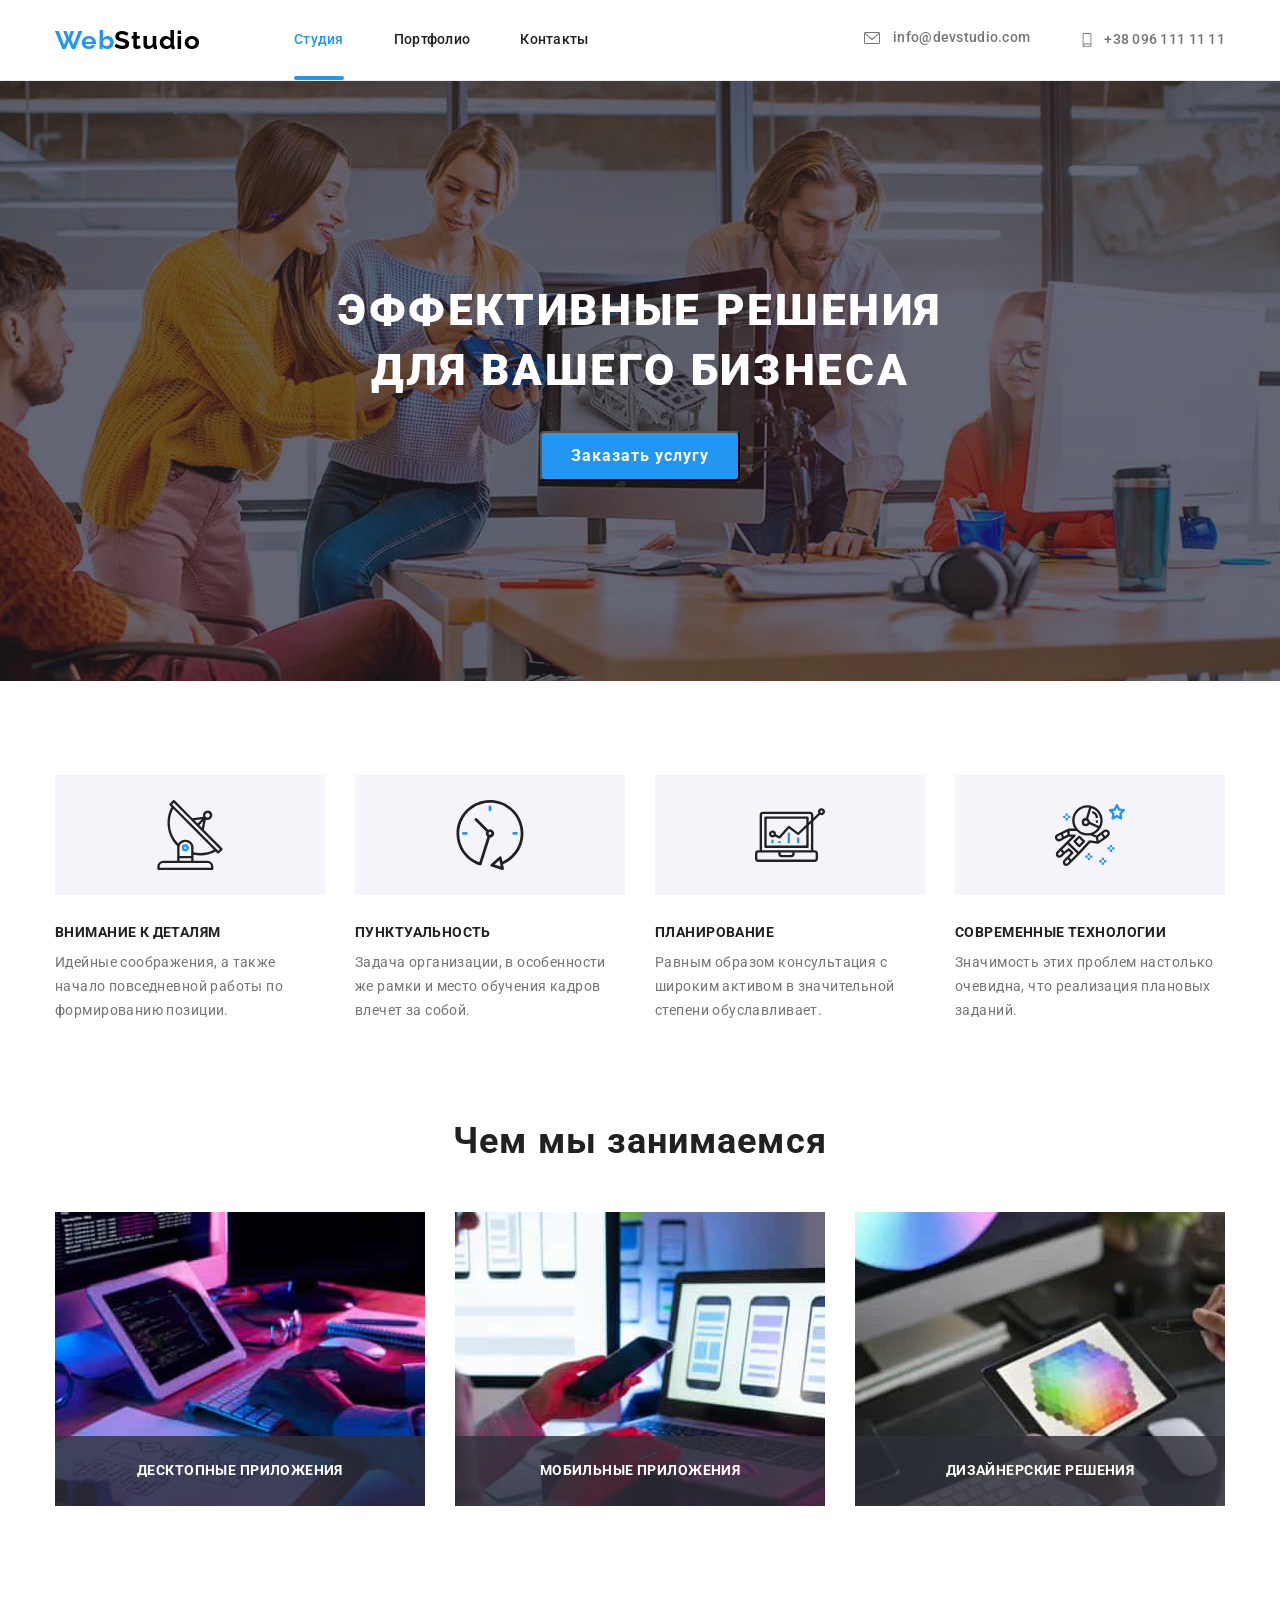
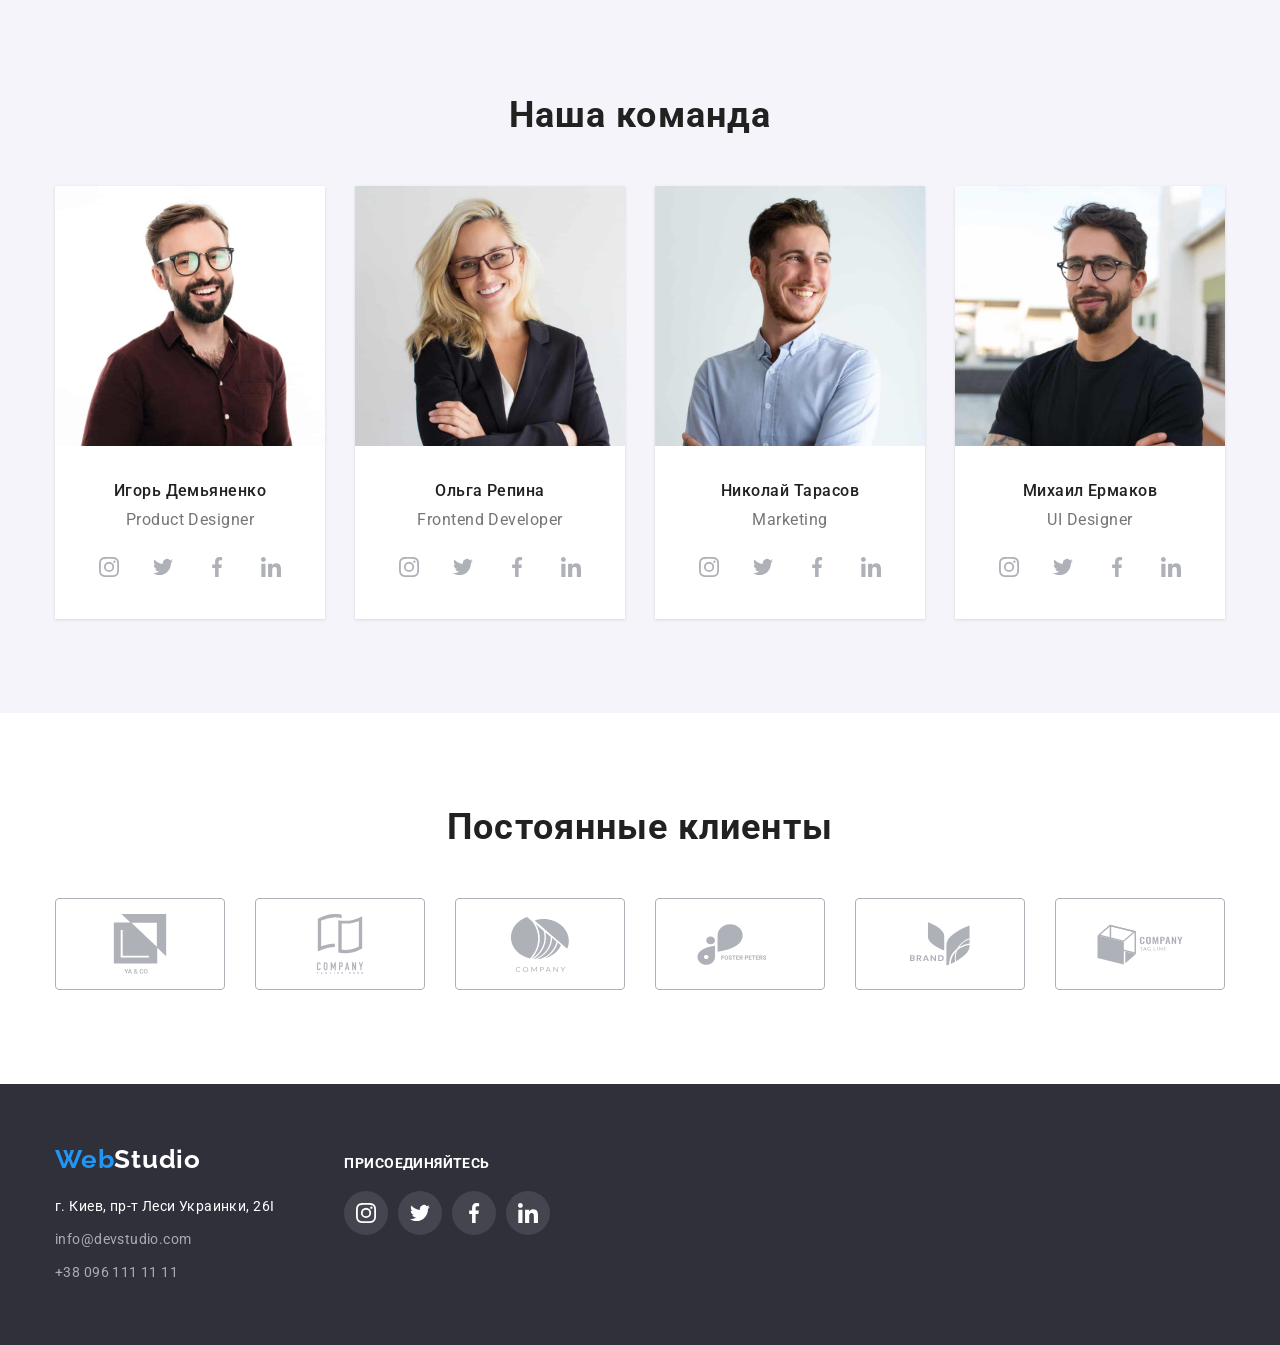
<file: index.html>
<!DOCTYPE html>
<html lang="ru">
<head>
    <meta charset="UTF-8">
    <meta http-equiv="X-UA-Compatible" content="IE=edge">
    <meta name="viewport" content="width=device-width, initial-scale=1.0">
    <title>Студия</title>
    <link rel="preconnect" href="https://fonts.googleapis.com">
    <link rel="preconnect" href="https://fonts.gstatic.com" crossorigin>
    <link href="https://fonts.googleapis.com/css2?family=Raleway:wght@700&family=Roboto:wght@400;500;700;900&display=swap"
    rel="stylesheet">
    <link rel="stylesheet" href="https://cdn.jsdelivr.net/npm/modern-normalize@1.1.0/modern-normalize.min.css">
    <link rel="stylesheet" href="./css/styles.css">
</head>
<body>
    <!-- ШАПКА СТОРІНКИ -->
    <header class="header">
        <div class="container main-nav">
            <a class="header-logo" href="./index.html"><span class="logo-part">Web</span>Studio</a>
            <nav class="header-nav">
            <ul class="menu-list">
                <li class="menu-item"><a href="./index.html" class="menu-link current">Студия</a></li>
                <li class="menu-item"><a href="./portfolio.html" class="menu-link">Портфолио</a></li>
                <li class="menu-item"><a href="" class="menu-link">Контакты</a></li>
            </ul>
            </nav>
            <ul class="contact-list">
                <li class="contact-name">
                    <a class="contact-info" href="mailto:info@devstudio.com">
                        <svg class="contact-icon" width="22" height="16">
                            <use href="./images/sprite.svg#icon-iconmail"></use>
                        </svg>
                        info@devstudio.com
                    </a>
                </li>
                <li class="contact-name">
                    
                    <a class="contact-info" href="tel:+380961111111">
                        <svg class="contact-icon" width="14" height="20">
                            <use href="./images/sprite.svg#icon-iconphone"></use>
                        </svg>
                        +38 096 111 11 11
                    </a>
                </li>
            </ul>
        </div>
    </header>
    <!-- НАПОВНЕННЯ СТОРІНКИ ОСНОВНИМ ТЕКСТОМ-->
    <main>
        <!-- Блок назви і кнопка -->
            <section class="hero">
                <div class="container">
                    <h1 class="hero-title">Эффективные решения для вашего бизнеса</h1>
                    <button type="button" class="button" data-modal-open>Заказать услугу</button>
                </div>
            </section>
        <!-- Блок загальної інформації -->
            <section class="specific">
                <div class="container">
                    <ul class="specific-list">
                        <li class="specific-item">
                            <div class="specific-icon-block">
                                <svg class="specific-icon" width="70", height="70">
                                    <use href="./images/sprite.svg#icon-antenna"></use>
                                </svg>
                            </div>
                                
                            <h3 class="subtitle">Внимание к деталям</h3>
                            <p class="subtitle-list">Идейные соображения, а также начало повседневной работы по формированию позиции.</p>
                        </li>
                    
                        <li class="specific-item">
                            <div class="specific-icon-block">
                                <svg class="specific-icon" width="70", height="70">
                                    <use href="./images/sprite.svg#icon-clock"></use>
                                </svg>
                            </div>
                            
                            <h3 class="subtitle">Пунктуальность</h3>
                            <p class="subtitle-list">Задача организации, в особенности же рамки и место обучения кадров влечет за собой.</p>
                        </li>
                    
                        <li class="specific-item">
                            <div class="specific-icon-block">
                                <svg class="specific-icon" width="70", height="70">
                                    <use href="./images/sprite.svg#icon-diagram"></use>
                                </svg>
                            </div>
                                
                            <h3 class="subtitle">Планирование</h3>
                            <p class="subtitle-list">Равным образом консультация с широким активом в значительной степени обуславливает.</p>
                        </li>
                    
                        <li class="specific-item">
                            <div class="specific-icon-block">
                                <svg class="specific-icon" width="70", height="70">
                                    <use href="./images/sprite.svg#icon-astronaut"></use>
                                </svg>
                            </div>
                            
                            <h3 class="subtitle">Современные технологии</h3>
                            <p class="subtitle-list">Значимость этих проблем настолько очевидна, что реализация плановых заданий.</p>
                        </li>
                    </ul>
                </div>
            </section>
        <!-- Ілюстративні зображення -->
        <section class="images">
            <div class="container">
                <h2 class="section-image">Чем мы занимаемся</h2>
                <ul class="images-list">
                    <li class="images-item">
                        <p class="images-text">Десктопные приложения</p>
                        <img class="images-image" src="./images/boxone.jpg" alt="фото планшета с клавиатурой" width="370">
                    </li>
                
                    <li class="images-item">
                        <p class="images-text">Мобильные приложения</p>
                        <img class="images-image" src="./images/boxtwo.jpg" alt="фото планшета с клавиатурой" width="370">
                    </li>
                
                    <li class="images-item">
                        <p class="images-text">Дизайнерские решения</p>
                        <img class="images-image" src="./images/boxthree.jpg" alt="фото планшета с клавиатурой" width="370">
                    </li>
                </ul>
            </div>
            
        </section>
        <!-- Дані про виконавців -->
        <section class="workers">
            <div class="container">
                <h2 class="workers-title">Наша команда</h2>
                <ul class="workers-list">
                    <li class="workers-item">
                        <img src="./images/workerone.jpg" alt="изображение мужчины" width="270" height="260">
                        <div class="workers-info">
                            <h3 class="workers-name">Игорь Демьяненко</h3>
                            <p class="workers-proff">Product Designer</p>
                            <ul class="social-link">
                                    <li class="social-link-item">
                                        <a href="" class="social-link-phon">
                                            <svg class="social-link-type" width="20" height="20">
                                                <use href="./images/sprite.svg#icon-socinstagram"></use>
                                            </svg>
                                        </a>
                                    </li>

                                    <li class="social-link-item">
                                        <a href="" class="social-link-phon">
                                            <svg class="social-link-type" width="20" height="20">
                                                <use href="./images/sprite.svg#icon-soctwitter"></use>
                                            </svg>
                                        </a>
                                    </li>

                                    <li class="social-link-item">
                                        <a href="" class="social-link-phon">
                                            <svg class="social-link-type" width="20" height="20">
                                                <use href="./images/sprite.svg#icon-socfacebook"></use>
                                            </svg>
                                        </a>
                                    </li>

                                    <li class="social-link-item">
                                        <a href="" class="social-link-phon">
                                            <svg class="social-link-type" width="20" height="20">
                                                <use href="./images/sprite.svg#icon-soclinkedin"></use>
                                            </svg>
                                        </a>
                                    </li>
                            </ul>
                            
                        </div>  
                    </li>

                    <li class="workers-item">
                        <img src="./images/workertwo.jpg" alt="изображение женщины" width="270" height="260">
                        <div class="workers-info">
                            <h3 class="workers-name">Ольга Репина</h3>
                            <p class="workers-proff">Frontend Developer</p>
                            <ul class="social-link">
                                    <li class="social-link-item">
                                        <a href="" class="social-link-phon">
                                            <svg class="social-link-type" width="20" height="20">
                                                <use href="./images/sprite.svg#icon-socinstagram"></use>
                                            </svg>
                                        </a>
                                    </li>
                                    
                                    <li class="social-link-item">
                                        <a href="" class="social-link-phon">
                                            <svg class="social-link-type" width="20" height="20">
                                                <use href="./images/sprite.svg#icon-soctwitter"></use>
                                            </svg>
                                        </a>
                                    </li>
                                    
                                    <li class="social-link-item">
                                        <a href="" class="social-link-phon">
                                            <svg class="social-link-type" width="20" height="20">
                                                <use href="./images/sprite.svg#icon-socfacebook"></use>
                                            </svg>
                                        </a>
                                    </li>
                                    
                                    <li class="social-link-item">
                                        <a href="" class="social-link-phon">
                                            <svg class="social-link-type" width="20" height="20">
                                                <use href="./images/sprite.svg#icon-soclinkedin"></use>
                                            </svg>
                                        </a>
                                    </li>
                            </ul>
                        </div>
                    </li>

                    <li class="workers-item">
                        <img src="./images/workerthree.jpg" alt="изображение мужчины" width="270" height="260">
                        <div class="workers-info">
                            <h3 class="workers-name">Николай Тарасов</h3>
                            <p class="workers-proff">Marketing</p>
                            <ul class="social-link">
                                    <li class="social-link-item">
                                        <a href="" class="social-link-phon">
                                            <svg class="social-link-type" width="20" height="20">
                                                <use href="./images/sprite.svg#icon-socinstagram"></use>
                                            </svg>
                                        </a>
                                    </li>
                                    
                                    <li class="social-link-item">
                                        <a href="" class="social-link-phon">
                                            <svg class="social-link-type" width="20" height="20">
                                                <use href="./images/sprite.svg#icon-soctwitter"></use>
                                            </svg>
                                        </a>
                                    </li>
                                    
                                    <li class="social-link-item">
                                        <a href="" class="social-link-phon">
                                            <svg class="social-link-type" width="20" height="20">
                                                <use href="./images/sprite.svg#icon-socfacebook"></use>
                                            </svg>
                                        </a>
                                    </li>
                                    
                                    <li class="social-link-item">
                                        <a href="" class="social-link-phon">
                                            <svg class="social-link-type" width="20" height="20">
                                                <use href="./images/sprite.svg#icon-soclinkedin"></use>
                                            </svg>
                                        </a>
                                    </li>
                            </ul>
                        </div>
                    </li>

                    <li class="workers-item">
                        <img src="./images/workerfour.jpg" alt="изображение мужчины" width="270" height="260">
                        <div class="workers-info">
                            <h3 class="workers-name">Михаил Ермаков</h3>
                            <p class="workers-proff">UI Designer</p>
                            <ul class="social-link">
                                    <li class="social-link-item">
                                        <a href="" class="social-link-phon">
                                            <svg class="social-link-type" width="20" height="20">
                                                <use href="./images/sprite.svg#icon-socinstagram"></use>
                                            </svg>
                                        </a>
                                    </li>
                                    
                                    <li class="social-link-item">
                                        <a href="" class="social-link-phon">
                                            <svg class="social-link-type" width="20" height="20">
                                                <use href="./images/sprite.svg#icon-soctwitter"></use>
                                            </svg>
                                        </a>
                                    </li>
                                    
                                    <li class="social-link-item">
                                        <a href="" class="social-link-phon">
                                            <svg class="social-link-type" width="20" height="20">
                                                <use href="./images/sprite.svg#icon-socfacebook"></use>
                                            </svg>
                                        </a>
                                    </li>
                                    
                                    <li class="social-link-item">
                                        <a href="" class="social-link-phon">
                                            <svg class="social-link-type" width="20" height="20">
                                                <use href="./images/sprite.svg#icon-soclinkedin"></use>
                                            </svg>
                                        </a>
                                    </li>
                            </ul>
                        </div>
                    </li>
                </ul>
            </div>
        </section>
    <!--Постійні клієнти-->
        <section class="client-section">
            <div class="container">
                <h2 class="client-title">Постоянные клиенты</h2>
                <ul class="client">
                    <li class="client-item">
                        <a href="" class="client-link">
                            <svg class="client-logo" width="106" height="60">
                                <use href="./images/sprite.svg#icon-clientone"></use> 
                            </svg>
                        </a>
                    </li>
                
                    <li class="client-item">
                        <a href="" class="client-link">
                            <svg class="client-logo" width="106" height="60">
                                <use href="./images/sprite.svg#icon-clienttwo"></use>  
                            </svg>
                        </a>
                    </li>
                
                    <li class="client-item">
                        <a href="" class="client-link">
                            <svg class="client-logo" width="106" height="60">
                                <use href="./images/sprite.svg#icon-clientthree"></use>  
                            </svg>
                        </a>
                    </li>
                
                    <li class="client-item">
                        <a href="" class="client-link">
                            <svg class="client-logo" width="140" height="85">
                                <use href="./images/sprite.svg#icon-clientfour"></use>  
                            </svg>
                        </a>
                    </li>
                
                    <li class="client-item">
                        <a href="" class="client-link">
                            <svg class="client-logo" width="106" height="60">
                                <use href="./images/sprite.svg#icon-clientfive"></use>  
                            </svg>
                        </a>
                    </li>
                
                    <li class="client-item">
                        <a href="" class="client-link">
                            <svg class="client-logo" width="140" height="85">
                                <use href="./images/sprite.svg#icon-clientsix"></use>  
                            </svg>
                        </a>
                    </li>
                </ul>
            </div>
        </section>
    </main>
    <!-- ПІДВАЛ СТОРІНКИ -->
    <footer class="footer">
        <div class="container footer-position">
            <div>
                <a href="" class="down-logo"><span class="logo-part">Web</span>Studio</a>
                <address class="footer-address">
                    <ul class="footer-address-list">
                        <li class="footer-address-item"><a href="" class="place" target="_blank" rel="noopener noreferrer">г. Киев, пр-т
                                Леси Украинки, 26І</a></li>
                        <li class="footer-address-item"><a href="mailto:info@devstudio.com" class="contact-item">info@devstudio.com</a>
                        </li>
                        <li class="footer-address-item"><a href="tel:+380961111111" class="contact-item">+38 096 111 11 11</a></li>
                    </ul>
                </address>
            </div>
            
            <div class="subscription">
                <p class="subscription-title">ПРИСОЕДИНЯЙТЕСЬ</p>
                <ul class="subscription-socies">
                    <li class="subscription-item">
                        <a class="subscription-link" href="">
                            <svg class="subscription-logo" width="20" height="20">
                                <use href="./images/sprite.svg#icon-socinstagram"></use>
                            </svg>
                        </a>
                    </li>
                
                    <li class="subscription-item">
                        <a class="subscription-link" href="">
                            <svg class="subscription-logo" width="20" height="20">
                                <use href="./images/sprite.svg#icon-soctwitter"></use>
                            </svg>
                        </a>
                    </li>
                
                    <li class="subscription-item">
                        <a class="subscription-link" href="">
                            <svg class="subscription-logo" width="20" height="20">
                                <use href="./images/sprite.svg#icon-socfacebook"></use>
                            </svg>
                        </a>
                    </li>
                
                    <li class="subscription-item">
                        <a class="subscription-link" href="">
                            <svg class="subscription-logo" width="20" height="20">
                                <use href="./images/sprite.svg#icon-soclinkedin"></use>
                            </svg>
                        </a>
                    </li>
                </ul>
            </div>
                
        </div>
    </footer>
    <!-- Модальне вікно -->
<div class="backdrop is-hidden" data-modal>
    <div class="modal">
    <!-- Скріпт на модальне вікно -->
    <button type="button" class="modal-close" data-modal-close>
        <svg class="modal-close-button" width="11" height="11">
            <use href="./images/sprite.svg#icon-closelogo"></use>
        </svg>
    </button>
    </div>
</div>
<script src="./js/modal.js"></script>
</body>
</html>
</file>
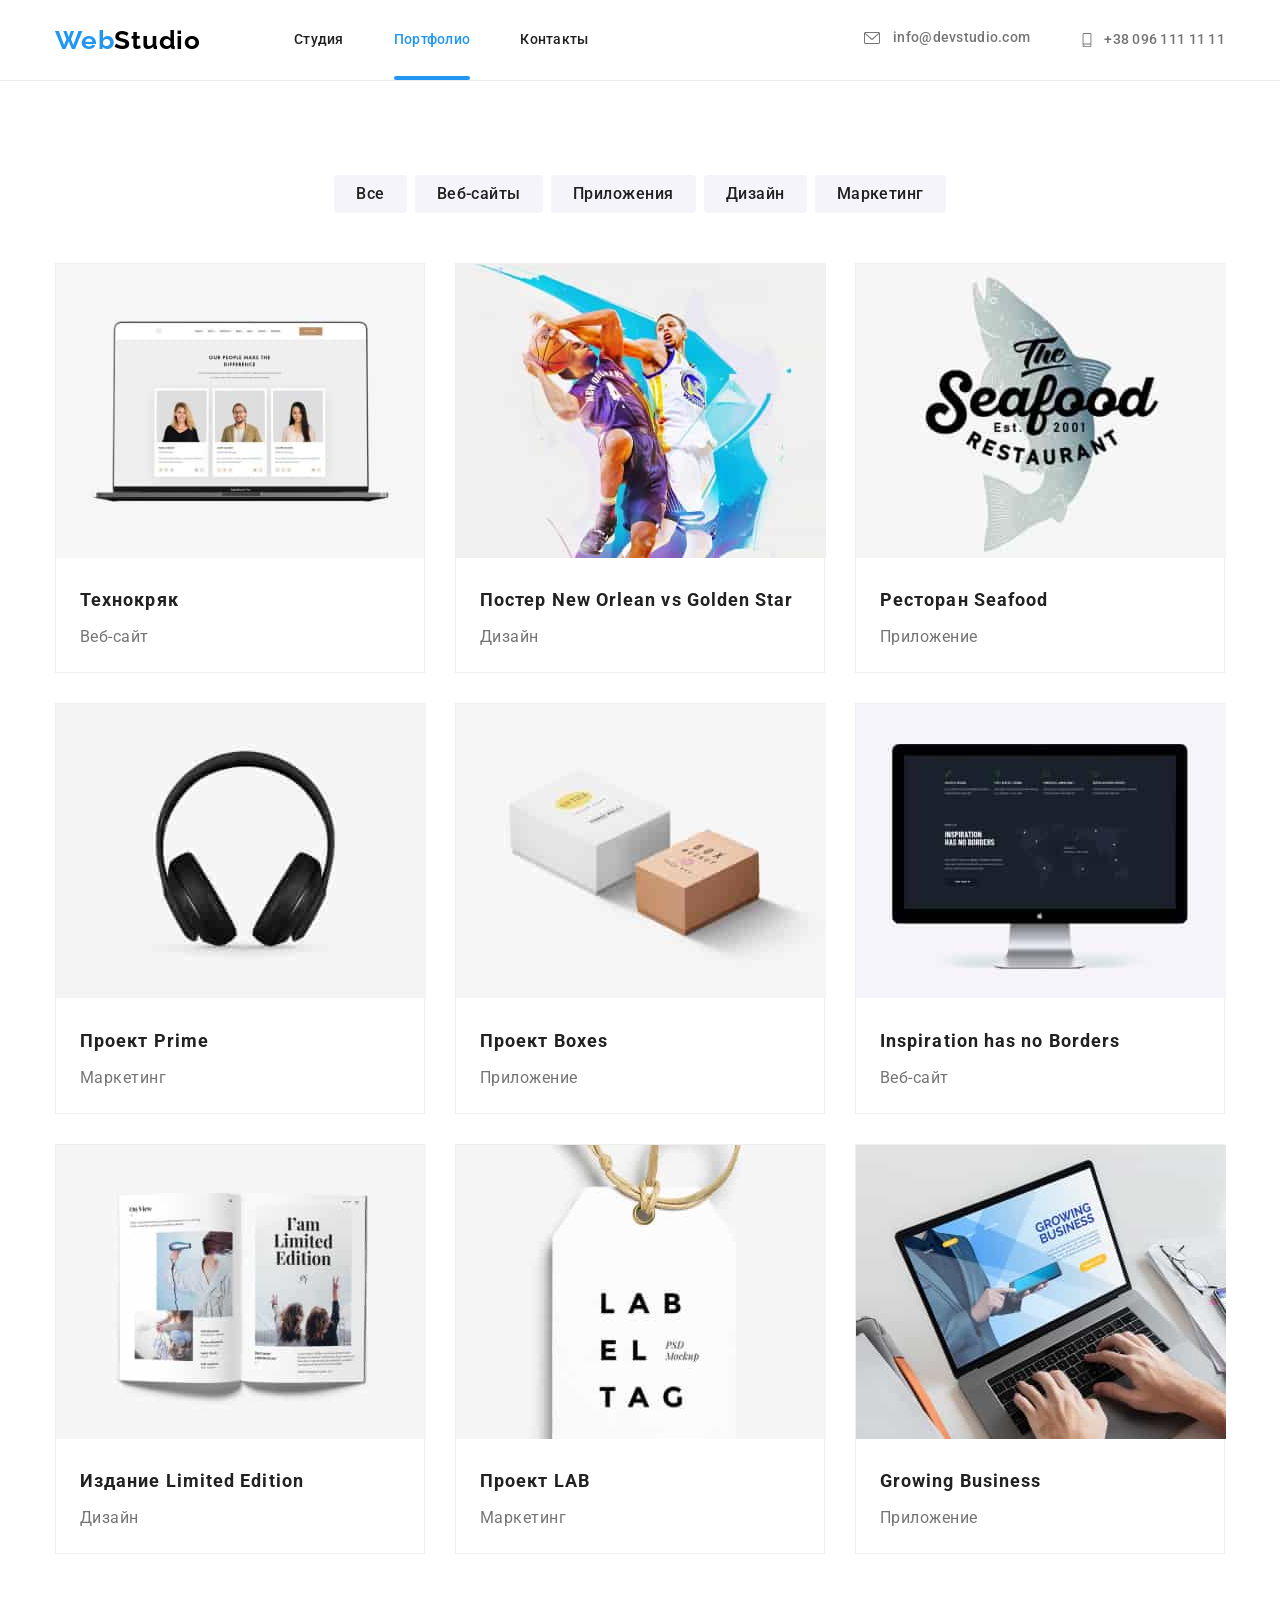
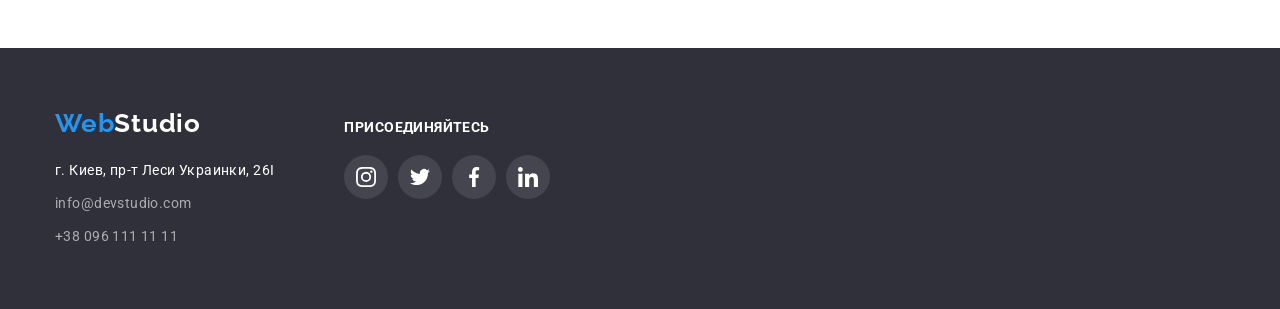
<file: portfolio.html>
<!DOCTYPE html>
<html lang="ru">
<head>
    <meta charset="UTF-8">
    <meta http-equiv="X-UA-Compatible" content="IE=edge">
    <meta name="viewport" content="width=device-width, initial-scale=1.0">
    <title>Портфолио</title>
    <link rel="preconnect" href="https://fonts.googleapis.com">
    <link rel="preconnect" href="https://fonts.gstatic.com" crossorigin>
    <link href="https://fonts.googleapis.com/css2?family=Raleway:wght@700&family=Roboto:wght@400;500;700;900&display=swap"
        rel="stylesheet">
    <link rel="stylesheet" href="https://cdn.jsdelivr.net/npm/modern-normalize@1.1.0/modern-normalize.min.css">
    <link rel="stylesheet" href="./css/styles.css">
</head>
<body>
    <!-- ШАПКА СТОРІНКИ -->
    <header class="header">
        <div class="container main-nav">
            <a class="header-logo" href="./index.html"><span class="logo-part">Web</span>Studio</a>
            <nav class="header-nav">
                <ul class="menu-list">
                    <li class="menu-item"><a href="./index.html" class="menu-link">Студия</a></li>
                    <li class="menu-item"><a href="./portfolio.html" class="menu-link current">Портфолио</a></li>
                    <li class="menu-item"><a href="" class="menu-link">Контакты</a></li>
                </ul>
            </nav>
            <ul class="contact-list">
                <li class="contact-name">
                    <a class="contact-info" href="mailto:info@devstudio.com">
                        <svg class="contact-icon" width="22" height="16">
                            <use href="./images/sprite.svg#icon-iconmail"></use>
                        </svg>
                        info@devstudio.com
                    </a>
                </li>
                <li class="contact-name">

                    <a class="contact-info" href="tel:+380961111111">
                        <svg class="contact-icon" width="14" height="20">
                            <use href="./images/sprite.svg#icon-iconphone"></use>
                        </svg>
                        +38 096 111 11 11
                    </a>
                </li>
            </ul>
        </div>
    </header>

    <main>
        <section class="section-portfolio">
        <div class="container">
            <!--ПРИКЛАДИ РОБІТ-->
            <!--ФІЛЬТР-->
            <ul class="filter-list">
                <li class="filter-item"><button type="button" class="filter-btn">Все</button></li>
                <li class="filter-item"><button type="button" class="filter-btn">Веб-сайты</button></li>
                <li class="filter-item"><button type="button" class="filter-btn">Приложения</button></li>
                <li class="filter-item"><button type="button" class="filter-btn">Дизайн</button></li>
                <li class="filter-item"><button type="button" class="filter-btn">Маркетинг</button></li>
            </ul>
            <!--ІЛЮСТРАЦІЇ-->
            <ul class="poster-list">
                <li class="poster-item">
                    <a href="">
                        <div class="poster-animation">
                            <p class="poster-description">Ресурс предлагает комплексные предложения с разным уровнем функционала и сервисов. Все это
                                позволит посетителю
                                получить
                                исчерпывающие сведения о компании или частном лице.</p>
                            <img src="./images/exampleone.jpg" alt="ноутбук из изображением" width="370" height="294">
                        </div>

                        <div class="poster-info">
                            <h2 class="poster-name">Технокряк</h2>
                            <p class="poster-category">Веб-сайт</p>
                        </div>
                    </a>
                </li>
            
                <li class="poster-item">
                    <a href="">
                        <img src="./images/exampletwo.jpg" alt="баскетбол" width="370" height="294">
                        <div class="poster-info">
                            <h2 class="poster-name">Постер New Orlean vs Golden Star</h2>
                            <p class="poster-category">Дизайн</p>
                        </div>
                    </a>
                </li>
            
                <li class="poster-item">
                    <a href="">
                        <img src="./images/examplethree.jpg" alt="постер с рыбой" width="370" height="294">
                        <div class="poster-info">
                            <h2 class="poster-name">Ресторан Seafood</h2>
                            <p class="poster-category">Приложение</p>
                        </div>
                    </a>
                </li>
            
                <li class="poster-item">
                    <a href="">
                        <img src="./images/examplefour.jpg" alt="изображение наушников" width="370" height="294">
                        <div class="poster-info">
                            <h2 class="poster-name">Проект Prime</h2>
                            <p class="poster-category">Маркетинг</p>
                        </div>
                    </a>
                </li>
            
                <li class="poster-item">
                    <a href="">
                        <img src="./images/examplefive.jpg" alt="ноутбук из изображением" width="370" height="294">
                        <div class="poster-info">
                            <h2 class="poster-name">Проект Boxes</h2>
                            <p class="poster-category">Приложение</p>
                        </div>    
                    </a>
                </li>
            
                <li class="poster-item">
                    <a href="">
                        <img src="./images/examplesix.jpg" alt="ноутбук из изображением" width="370" height="294">
                        <div class="poster-info">
                            <h2 class="poster-name">Inspiration has no Borders</h2>
                            <p class="poster-category">Веб-сайт</p>
                        </div>
                    </a>
                </li>
            
                <li class="poster-item">
                    <a href="">
                        <img src="./images/exampleseven.jpg" alt="Страница книги" width="370" height="294">
                        <div class="poster-info">
                            <h2 class="poster-name">Издание Limited Edition</h2>
                            <p class="poster-category">Дизайн</p>
                        </div>
                    </a>
                </li>
            
                <li class="poster-item">
                    <a href="">
                        <img src="./images/exampleeight.jpg" alt="Брелок" width="370" height="294">
                        <div class="poster-info">
                            <h2 class="poster-name">Проект LAB</h2>
                            <p class="poster-category">Маркетинг</p>
                        </div>
                    </a>
                </li>
            
                <li class="poster-item">
                    <a href="">
                        <img src="./images/examplenine.jpg" alt="ноутбук із зображенням" width="370" height="294">
                        <div class="poster-info">
                            <h2 class="poster-name">Growing Business</h2>
                            <p class="poster-category">Приложение</p>
                        </div>
                    </a>
                </li>
            
            </ul>
        </div>
        </section>
    </main>

    <!-- ПІДВАЛ СТОРІНКИ -->
    <footer class="footer">
        <div class="container footer-position">
            <div>
                <a href="" class="down-logo"><span class="logo-part">Web</span>Studio</a>
                <address class="footer-address">
                    <ul class="footer-address-list">
                        <li class="footer-address-item"><a href="" class="place" target="_blank"
                                rel="noopener noreferrer">г. Киев, пр-т
                                Леси Украинки, 26І</a></li>
                        <li class="footer-address-item"><a href="mailto:info@devstudio.com"
                                class="contact-item">info@devstudio.com</a>
                        </li>
                        <li class="footer-address-item"><a href="tel:+380961111111" class="contact-item">+38 096 111 11
                                11</a></li>
                    </ul>
                </address>
            </div>
    
            <div class="subscription">
                <p class="subscription-title">ПРИСОЕДИНЯЙТЕСЬ</p>
                <ul class="subscription-socies">
                    <li class="subscription-item">
                        <a class="subscription-link" href="">
                            <svg class="subscription-logo" width="20" height="20">
                                <use href="./images/sprite.svg#icon-socinstagram"></use>
                            </svg>
                        </a>
                    </li>
    
                    <li class="subscription-item">
                        <a class="subscription-link" href="">
                            <svg class="subscription-logo" width="20" height="20">
                                <use href="./images/sprite.svg#icon-soctwitter"></use>
                            </svg>
                        </a>
                    </li>
    
                    <li class="subscription-item">
                        <a class="subscription-link" href="">
                            <svg class="subscription-logo" width="20" height="20">
                                <use href="./images/sprite.svg#icon-socfacebook"></use>
                            </svg>
                        </a>
                    </li>
    
                    <li class="subscription-item">
                        <a class="subscription-link" href="">
                            <svg class="subscription-logo" width="20" height="20">
                                <use href="./images/sprite.svg#icon-soclinkedin"></use>
                            </svg>
                        </a>
                    </li>
                </ul>
            </div>
    
        </div>
    </footer>
</body>

</html>
</file>
<file: css/styles.css>
:root {
    --primary-text-color: #757575;
    --title-text-color: #212121;
    --accent-color: #2196F3;
    --logo-part-color: #2196F3;
    --const-transition-duration: 250ms;
    --const-transition-timing-function: cubic-bezier(0.4, 0, 0.2, 1);
}

body {
    color: var(--primary-text-color);
    background-color: #FFFFFF;
    font-family: 'Roboto',sans-serif;

}

/* Дефолтні налаштування */
p, h1, h2, h3 {
    padding: 0;
    margin: 0;
}

ul {
    margin: 0;
    padding: 0;
}

ul {
    list-style: none;
}

a {
text-decoration: none;
}

.container {
    width: 1200px;
    margin: 0 auto;
    padding: 0 15px;
}

/* Стилізація шапки сторінки */

.header {
    background-color: #FFFFFF;
    border-bottom: 1px solid #ECECEC;;
}

.header-logo {
    color: #000000;
}

.main-nav {
    display: flex;
    align-items: center;
}

.header-logo,
.down-logo {
    font-family: 'Raleway';
    font-style: normal;
    font-weight: 700;
    font-size: 26px;
    line-height: 1.19;
    letter-spacing: 0.03em;
}

.logo-part {
    color: var(--logo-part-color);
}

.menu-list {
display: flex;
margin-left: 93px;
}

.menu-item:not(:last-child) {
    margin-right: 50px;
}

.menu-link {
    display: block;
    position: relative;
    padding-top: 32px;
    padding-bottom: 32px;
    color: var(--title-text-color);
    transition: color var(--const-transition-duration) var(--const-transition-timing-function);
}

.menu-link:hover,
.menu-link:focus {
    color: var(--accent-color);
}

.current {
    color: var(--accent-color);
}

.current::after {
    content: "";
    position: absolute;
    display: block;
    left: 0;
    bottom: 0;
    
    width: 100%;
    height: 4px;
    border-radius: 2px;
    
    background-color: var(--accent-color);
}

.contact-list {
    display: flex;
    margin-left: auto;
}

.contact-name+.contact-name {
    margin-left: 50px;
}

.contact-info {
    display: flex;
    align-items: center;
    color: var(--primary-text-color);
}

.contact-icon {
    margin-right: 10px;
    fill: currentColor;
    cursor: pointer;
}

.menu-link, 
.contact-info {
    font-style: normal;
    font-weight: 500;
    font-size: 14px;
    line-height: 1.14;
    letter-spacing: 0.02em;
    transition: color var(--const-transition-duration) var(--const-transition-timing-function);
}

.contact-info:hover,
.contact-info:focus{
    color: var(--accent-color);
}

/* СТУДИЯ СТИЛІЗАЦІЯ ОСНОВНОГО КОНТЕНТУ */

/* Блок назви і кнопка */

.hero {
    padding-top: 200px;
    padding-bottom: 200px;
    margin-left: auto;
    margin-right: auto;

    max-width: 1600px;
    height: 600px;

    background-color: #2F303A;

    background-image: 
    linear-gradient(to top,
    rgba(47, 48, 58, 0.4),
    rgba(47, 48, 58, 0.4)),
    url(../images/aherophoto.jpg);

    background-repeat: no-repeat;
    background-position: center;
}

.hero-title {
    max-width: 696px;
    margin: 0 auto 30px;

    color: #ffffff;
    font-weight: 900;
    font-size: 44px;
    line-height: 1.36;
    text-align: center;
    letter-spacing: 0.06em;
    text-transform: uppercase;
}

.button {
    width: 200px;
    height: 50px;
    border-radius: 4px;
    margin: 0 auto;
    display: block;
    text-align: center;

    color:#ffffff;
    background-color: var(--accent-color);  
    font-weight: 700;
    font-size: 16px;
    line-height: 1.88;
    letter-spacing: 0.06em;

    cursor: pointer;
}

/* Блок загальної інформації */

.specific {
    margin: 0 auto;
    padding-top: 94px;
    padding-bottom: 94px;
}

.specific-list {
    display: flex;
}

.specific-item + .specific-item {
    margin-left: 30px;   
}

.specific-icon-block {
    border: none;
    display: block;
    width: 270px;
    height: 120px;
    background-color: #F5F4FA;
    margin-bottom: 30px;
}

.specific-icon {
    margin: 25px 100px;
}

.subtitle {
    margin-bottom: 10px;

    color: var(--title-text-color);
    font-weight: 700;
    font-size: 14px;
    line-height: 1.14;
    letter-spacing: 0.03em;
    text-transform: uppercase;
}

.subtitle-list {
    width: 270px;
    height: 75px;

    font-weight: 400;
    font-size: 14px;
    line-height: 1.71;
    letter-spacing: 0.03em;
}

/* Зображення */

.images {
    margin: 0 auto;
    padding-bottom: 94px;
}

.section-image {
    margin-bottom: 50px;
}

.images-list {
    display: flex;
    margin: 0 auto;
}

.images-item + .images-item {
    margin-left: 30px;
}

.images-item {
    position: relative;
    display: inline-block;
    width: 370px;
    height: 294px;
}

.images-text {
    position: absolute;
    display: flex;
    bottom: 0;
    align-items: center;
    justify-content: center;
    
    width: 370px;
    height: 70px;

    font-weight: 700;
    font-size: 14px;
    line-height: 1.14;
    letter-spacing: 0.03em;
    text-transform: uppercase;
    text-align: center;
    
    color: #FFFFFF;
    background-color: rgba(47, 48, 58, 0.8);
}

/* Дані про виконавців */

.workers {
    padding-top: 94px;
    padding-bottom: 94px;
    background-color: #F5F4FA;
    margin: 0 auto;
}

.workers-list {
    display: flex;
}

.workers-title {
    margin: 0 auto 50px;
}

.section-image,
.workers-title {
    color: var(--title-text-color);
    font-weight: 700;
    font-size: 36px;
    line-height: 1.17;
    text-align: center;
    letter-spacing: 0.03em;
}

.workers-item + .workers-item {
    margin-left: 30px;
}

.workers-item {
    background: #ffffff;
    box-shadow: 0px 2px 1px 0px #00000033;
    box-shadow: 0px 1px 1px 0px #00000024;
    box-shadow: 0px 1px 3px 0px #0000001F;
}

.workers-info {
    padding-top: 30px;
    padding-bottom: 30px;
}

.workers-name {
    margin: 0 auto;
    padding-bottom: 10px;

    color: var(--title-text-color);
    font-weight: 500;
}

.workers-proff {
    margin: 0 auto;
}

.workers-name,
.workers-proff {
    font-size: 16px;
    line-height: 1.19;
    text-align: center;
    letter-spacing: 0.03em;
}

.social-link {
    padding-top: 16px;
    display: flex;
    justify-content: center;
}

.social-link-item + .social-link-item {
    margin-left: 10px;
}

.social-link-item {
    width: 44px;
    height: 44px;
    box-sizing: border-box;
    border-radius: 50%;
}

.social-link-phon {
    display: flex;
    width: 44px;
    height: 44px;
    border-radius: 50%;
    align-items: center;
    justify-content: center;
    color: #afb1b8;
    transition: color var(--const-transition-duration) var(--const-transition-timing-function),
    background-color var(--const-transition-duration) var(--const-transition-timing-function);
}

.social-link-type {
    fill: currentColor;
}

.social-link-phon:hover,
.social-link-phon:focus{
    color: #FFFFFF;
    background-color: var(--accent-color);
}

/* ПОСТІЙНІ КЛІЄНТИ */

.client-section {
    padding-top: 94px;
    padding-bottom: 94px;
}

.client-title {
    margin-bottom: 50px;

    font-weight: 700;
    font-size: 36px;
    line-height: 1.16;
    text-align: center;
    letter-spacing: 0.03em;
    
    color: var(--title-text-color);
}
.client {
    display: flex;
}

.client-item + .client-item {
    margin-left: 30px;
}

.client-item {
    display: flex;
    align-items: center;
    justify-content: center;
    width: 170px;
    height: 92px;
    cursor: pointer;
    transition: border var(--const-transition-duration) var(--const-transition-timing-function),
    color var(--const-transition-duration) var(--const-transition-timing-function);
}

.client-link:hover,
.client-link:focus {
    border: 1px solid var(--accent-color);
    color: var(--accent-color);
}

.client-link {
    display: flex;
    align-items: center;
    justify-content: center;

    width: 170px;
    height: 92px;
    border-radius: 4px;
    color: #AFB1B8;
    border: 1px solid #AFB1B8;

    /* color: #AFB1B8; */
}

.client-logo {
    fill: currentColor;
}

/* ПІДВАЛ */

address {
    font-style: normal;
}

.footer {
    padding-top: 60px;
    padding-bottom: 60px;

    background-color: #2F303A;
}

.footer-position {
    display: flex;
    align-items: baseline;
}

.down-logo {
    color: #FFFFFF;
}

.footer-address {
    margin-top: 20px;
}

.footer-address-item + .footer-address-item {
    margin-top: 9px;
}

.place {
    color: #FFFFFF;
    font-size: 14px;
    line-height: 1.71;
    letter-spacing: 0.03em;
}

.contact-item {
    color: rgba(255, 255, 255, 0.6);
    font-size: 14px;
    line-height: 1.71;
    letter-spacing: 0.03em;
}

.subscription {
    margin-left: 70px;
}

.subscription-title{
    font-weight: 700;
    font-size: 14px;
    line-height: 16px;
    letter-spacing: 0.03em;
    text-transform: uppercase;
    color: #FFFFFF;
}

.subscription-socies {
    display: flex;
    margin-top: 20px;
}

.subscription-item + .subscription-item {
    margin-left: 10px;
}

.subscription-item {
    width: 44px;
    height: 44px;
    border-radius: 50%;
    background-color:#FFFFFF1A;
}

.subscription-link {
    display: flex;
    align-items: center;
    justify-content: center;
    width: 44px;
    height: 44px;
    border-radius: 50%;
    transition: background-color var(--const-transition-duration) var(--const-transition-timing-function);
}

.subscription-logo {
    fill: #FFFFFF;
}

.subscription-link:hover,
.subscription-link:focus {
    background-color: var(--accent-color);
}

/* Модальне вікно */
.backdrop {
    position: fixed;
    top: 0;
    left: 0;
    width: 100%;
    height: 100%;
    background-color: rgba(0, 0, 0, 0.2);
    transition: var(--const-transition-duration) var(--const-transition-timing-function);
}

.is-hidden {
    visibility: hidden;
    pointer-events: none;
    opacity: 0;
}

.modal {
    display: inline-block;
    position: absolute;
    top: 50%;
    left: 50%;
    transform: translate(-50%, -50%);

    width: 528px;
    height: 581px;

    background-color: rgba(255, 255, 255, 1);
}

.modal-close {
    display: flex;
    margin-left: auto;
    justify-content: center;
    align-items: center;
    margin-right: 8px;
    margin-top: 8px;
    width: 30px;
    height: 30px;
    border-radius: 50%;
    border: 1px solid rgba(0, 0, 0, 0.1);
    cursor: pointer;
}

.modal-close-button {
    width: 11px;
    height: 11px;
    fill: rgb(0, 0, 0);
}

/* ПОРТФОЛИО СТИЛІЗАЦІЯ ОСНОВНОГО КОНТЕНТУ */

.section-portfolio {
    margin: 0 auto;
    padding-top: 94px;
    padding-bottom: 94px;
}

.filter-list {
    display: flex;
    margin: 0 auto 50px;
    justify-content: center;
}

.filter-item + .filter-item {
    margin-left: 8px;
}

.filter-btn {
    padding: 6px 22px;
    border-radius: 4px;
    text-align: center;
    font-weight: 500;
    font-size: 16px;
    line-height: 1.625;
    letter-spacing: 0.03em;
    color: #212121;
    background-color: #F5F4FA;
    border: none;
    cursor: pointer;

    transition: color var(--const-transition-duration) var(--const-transition-timing-function),
    background-color var(--const-transition-duration) var(--const-transition-timing-function),
    box-shadow var(--const-transition-duration) var(--const-transition-timing-function);
}

.filter-btn:hover,
.filter-btn:focus,
.filter-btn:active {
    color:#ffffff;
    background-color: #2196F3;
    box-shadow: 0px 2px 2px 0px #0000001F;
    box-shadow: 0px 1px 2px 0px #00000014;
    box-shadow: 0px 3px 1px 0px #0000001A;
}

.poster-list {
    display: flex;
    flex-wrap: wrap;
    margin: 0 auto;
}

.poster-item {
    width: 370px;
    margin-right: 30px;
    margin-bottom: 30px;
    border: 1px solid #EEEEEE;
    background-color: #FFFFFF;
    transition: box-shadow var(--const-transition-duration) var(--const-transition-timing-function);
}

.poster-item:hover,
.poster-item:focus {
    box-shadow:  1px 1px rgba(0, 0, 0, 0.12),
    0px 4px 4px rgba(0, 0, 0, 0.06),
    1px 4px 6px rgba(0, 0, 0, 0.16);
}

.poster-item:nth-child(3n) {
    margin-right: 0;
}

.poster-item:nth-last-child(-n+3) {
    margin-bottom: 0px;
}

.poster-item:hover .poster-description {
    opacity: 1;
}

.poster-animation {
    position: relative;
    overflow: hidden;
}

.poster-item:hover ::before {
    opacity: 1;
    transform: translateY(0);
}

.poster-animation::before {
    position: absolute;
    content: " ";
    display: inline-block;
    width: 100%;
    height: 100%;
    background-color:#2196F3E5;
    opacity: 0;
    transform: translateY(100%);

    transition: transform var(--const-transition-duration) var(--const-transition-timing-function),
    opacity var(--const-transition-duration) var(--const-transition-timing-function);
}

.poster-description {
    position: absolute;
    left: 50%;
    top: 50%;
    transform: translate(-50%, -50%);
    
    width: 322px;
    height: 168px;

    font-size: 18px;
    line-height: 1.56;
    letter-spacing: 0.03em;
    color: #FFFFFF;
    opacity: 0;

    transition: opacity var(--const-transition-duration) var(--const-transition-timing-function);
}

.poster-info {
    padding: 20px 24px;
}

.poster-name {
    min-width: 322px;
    margin: 0px auto;
    padding-bottom: 4px;

    color: var(--title-text-color);
    font-weight: 700;
    font-size: 18px;
    line-height: 2;
    letter-spacing: 0.06em;   
}

.poster-category {
    margin: 0 auto;

    color: var(--primary-text-color);
    font-size: 16px;
    line-height: 1.88;
    letter-spacing: 0.03em;
}
</file>
